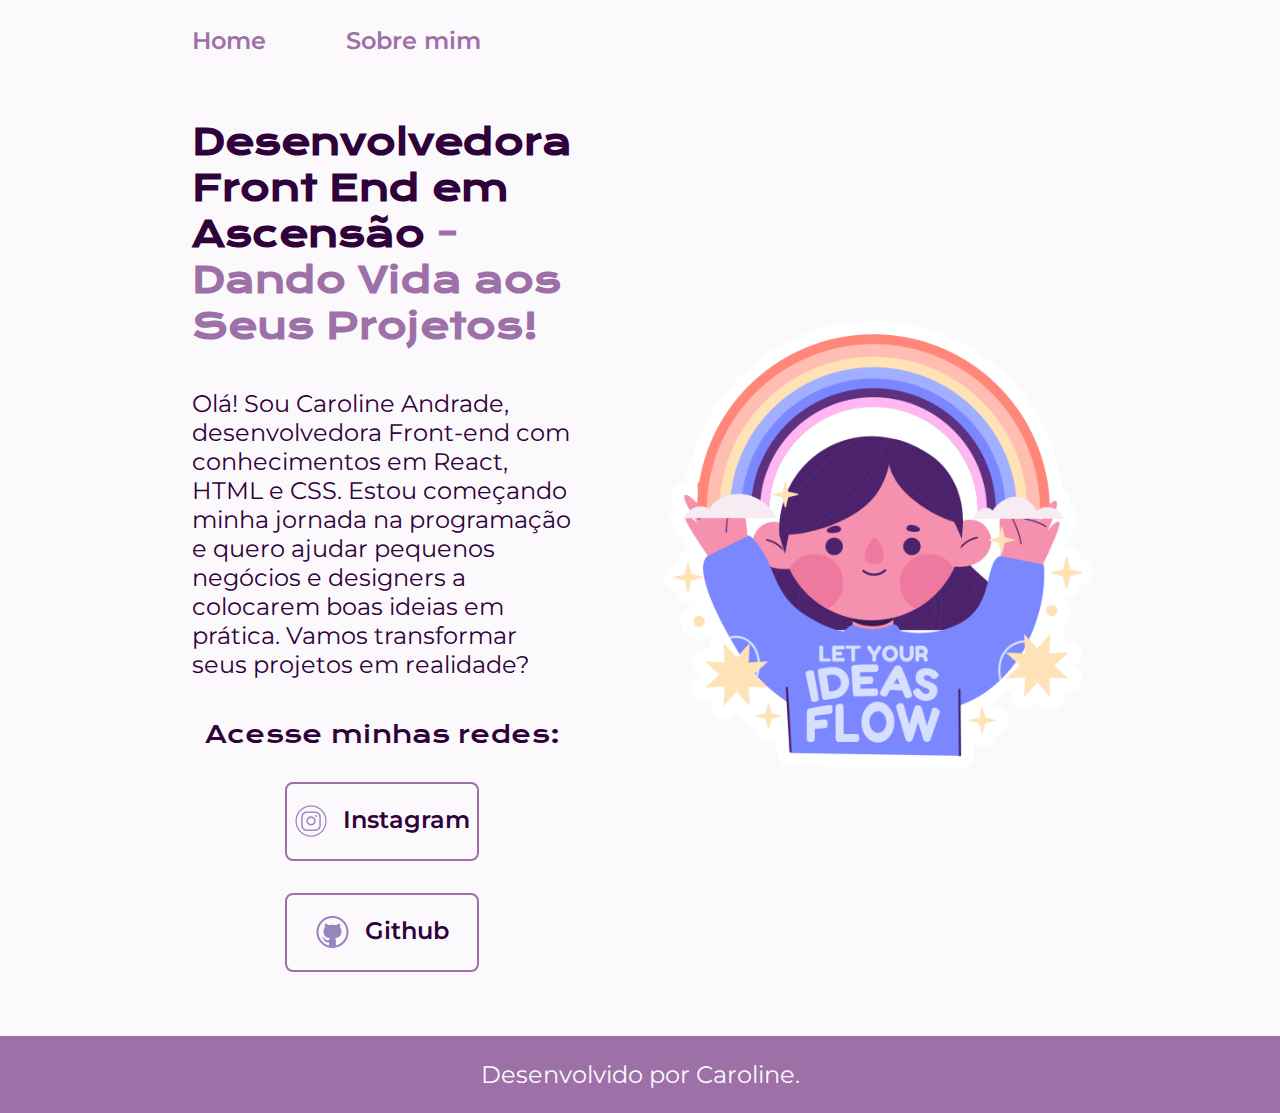
<file: index.html>
<!DOCTYPE html>
<html lang="pt-br">
<head>
    <meta charset="UTF-8">
    <meta http-equiv="X-UA-Compatible" content="IE-edge">
    <meta name="viewport" content="width=device-width, initial-scale=1.0">
    <title>Portifolio</title>
    <link rel="stylesheet" href="styles/style.css">
</head>
<body>
    <header class="cabecalho">
        <nav class="cabecalho_menu">
            <a class="cabecalho_menu_link" href="index.html">Home</a>
            <a class="cabecalho_menu_link" href="about.html">Sobre mim</a>
        </nav>
    </header>
    <main class="apresentacao">
        <section class="apresentacao__conteudo">
            <h1 class="apresentacao__conteudo__titulo">Desenvolvedora Front End em Ascensão<strong class="titulo-destaque"> - Dando Vida aos Seus Projetos!</strong></h1>
            <p class="apresentacao__conteudo__texto__paragrafo">Olá! Sou Caroline Andrade, desenvolvedora Front-end com conhecimentos em React, HTML e CSS. Estou começando minha jornada na programação e quero ajudar pequenos negócios e designers a colocarem boas ideias em prática. Vamos transformar seus projetos em realidade?</p>
            <div class="apresentacao__links">
                <h2 class="apresentacao_links_subtitulo">Acesse minhas redes:</h2>
                <a class="apresentacao__links__navegacao" href="https://instagram.com/caroliesy">
                    <img src="assets/insta logo.png">
                    Instagram
                </a>
                <a class="apresentacao__links__navegacao" href="http://github.com/carolesy">
                    <img src="assets/git logo.png">
                    Github
                </a>   
            </div>
        </section>
        <img class="apresentacao__imagem" src="assets/deixe-suas-ideias-fluirem.png" alt="Imagem do perfil da Caroline">
    </main>
    <footer class="rodape">
        <p>Desenvolvido por Caroline.</p>
    </footer>
</body>
</html>
</file>
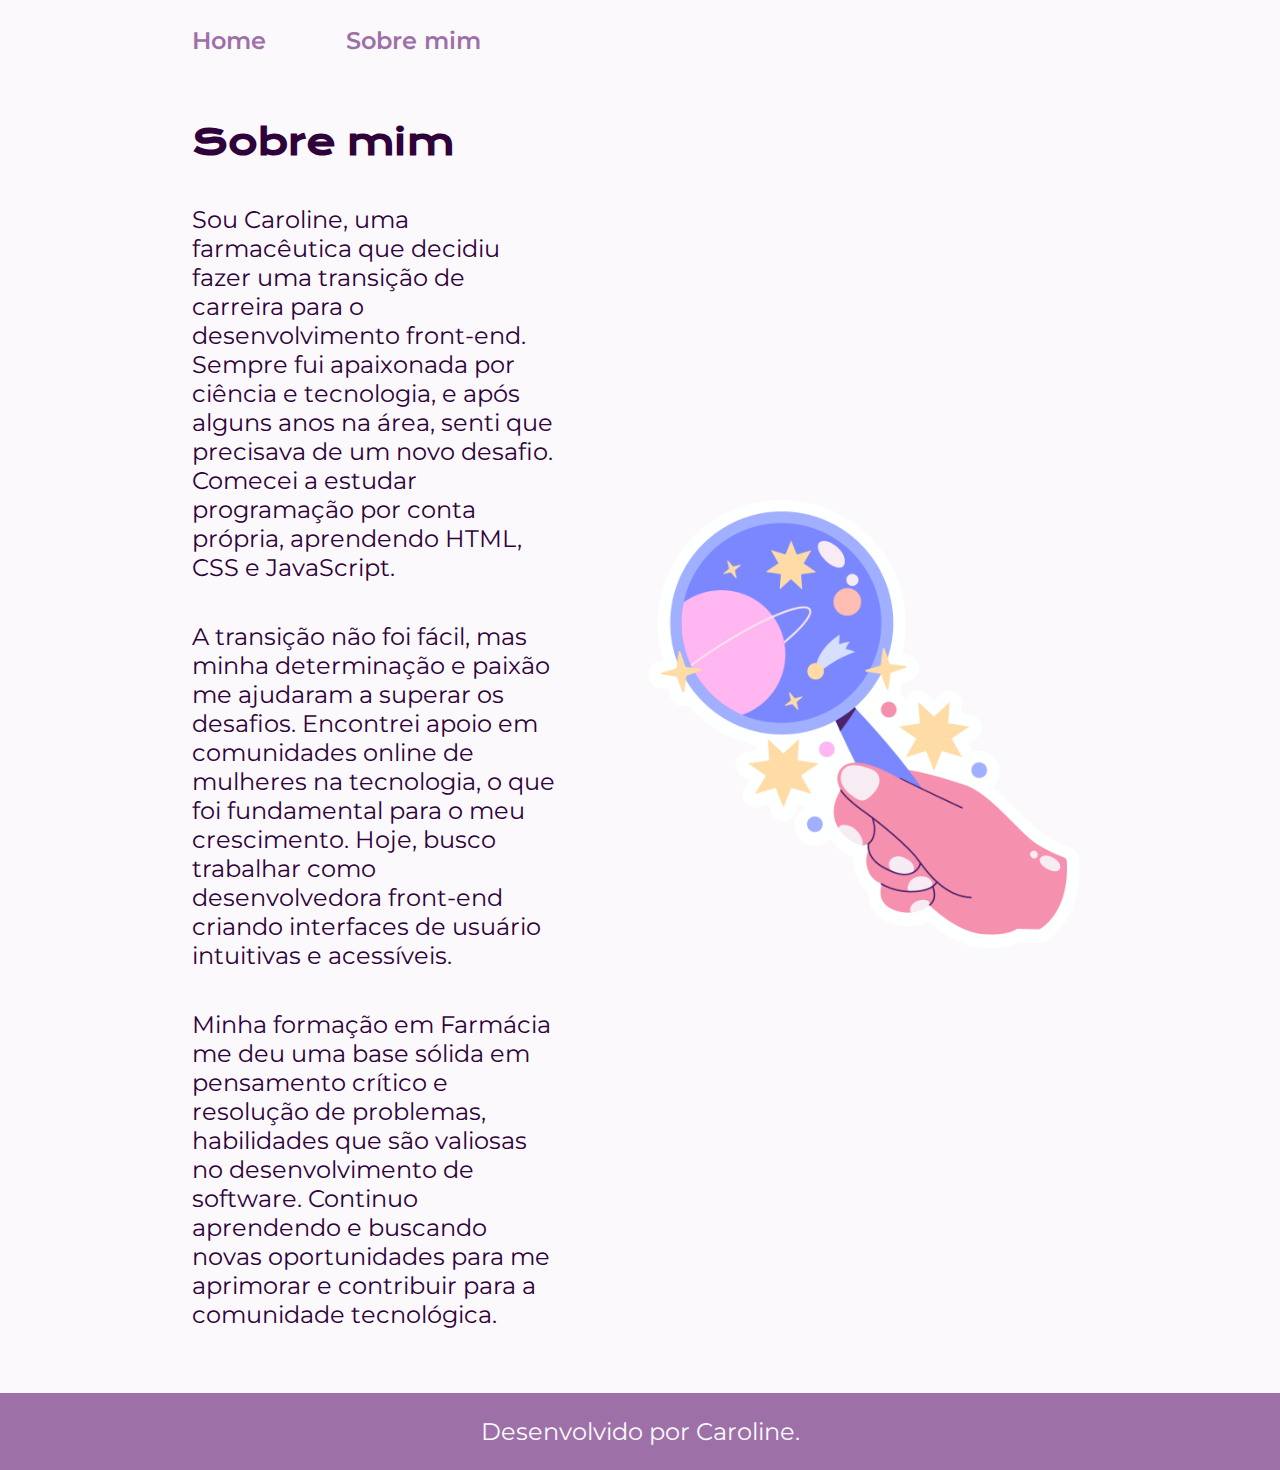
<file: about.html>
<!DOCTYPE html>
<html lang="pt-br">
<head>
    <meta charset="UTF-8">
    <meta name="viewport" content="width=device-width, initial-scale=1.0">
    <title>Sobre mim</title>
    <link rel="stylesheet" href="./styles/style.css">
</head>
<body>
    <header class="cabecalho">
        <nav class="cabecalho_menu">
            <a class="cabecalho_menu_link" href="index.html">Home</a>
            <a class="cabecalho_menu_link" href="about.html">Sobre mim</a>
        </nav>
    </header>
    <main class="apresentacao">
        <section class="apresentacao__conteudo">
            <h1 class="apresentacao__conteudo__titulo"> Sobre mim</h1>
            <p class="apresentacao__conteudo__texto__paragrafo">Sou Caroline, uma farmacêutica que decidiu fazer uma transição de carreira para o desenvolvimento front-end. Sempre fui apaixonada por ciência e tecnologia, e após alguns anos na área, senti que precisava de um novo desafio. Comecei a estudar programação por conta própria, aprendendo HTML, CSS e JavaScript.</p>
            <p class="apresentacao__conteudo__texto__paragrafo"> A transição não foi fácil, mas minha determinação e paixão me ajudaram a superar os desafios. Encontrei apoio em comunidades online de mulheres na tecnologia, o que foi fundamental para o meu crescimento. Hoje, busco trabalhar como desenvolvedora front-end criando interfaces de usuário intuitivas e acessíveis.</p>
            <p class="apresentacao__conteudo__texto__paragrafo">Minha formação em Farmácia me deu uma base sólida em pensamento crítico e resolução de problemas, habilidades que são valiosas no desenvolvimento de software. Continuo aprendendo e buscando novas oportunidades para me aprimorar e contribuir para a comunidade tecnológica.</p>
        </section>
            <img class="figura_sm" src="assets/criatividade.png">
    </main>
    <footer class="rodape">
            <p>Desenvolvido por Caroline.</p>
    </footer>
</body>
</html>
</file>
<file: styles/style.css>
@import url('https://fonts.googleapis.com/css2?family=Krona+One&family=Montserrat:wght@600&display=swap');

:root {
    --cor--primaria: #FCF9FD;
    --cor--secundaria: #2F023A;
    --cor--terciaria: #9D71A8;
    --cor--hover: #2F023A;

    --fonte--primaria: "Krona One", sans-serif;
    --fonte--secundaria: "Montserrat", sans-serif;
}
* {
    margin: 0;
    padding: 0;
}

body {
    /*height: 100vh; */
    box-sizing: border-box;
    background-color:var(--cor--primaria);
    color: var(--cor--secundaria);
}

.cabecalho {
    padding: 2% 0 0 15%;
}

.cabecalho_menu {
    display: flex;
    gap: 80px;
}

.cabecalho_menu_link {
    font-family: var(--fonte--secundaria);
    font-size: 1.5rem;
    font-weight: 600;
    color: var(--cor--terciaria);
    text-decoration: none;
}

.titulo-destaque {
    color:var(--cor--terciaria);
}

span {
    color:var(--cor--terciaria);
}

.apresentacao {
    padding: 5% 15%;
    display: flex;
    align-items: center;
    justify-content: space-between;
    gap: 82px;
}

.apresentacao__conteudo {
    width: 50%;
    display: flex;
    flex-direction: column;
    gap: 40px;
}

.apresentacao__conteudo__titulo {
    font-size: 2.25rem;
    font-family: var(--fonte--primaria);
}

.apresentacao__conteudo__texto__paragrafo {
    font-size: 1.5rem;
    font-family: var(--fonte--secundaria);
}

.apresentacao__links {
    display: flex;
    flex-direction: column;
    justify-content: space-between;
    align-items: center;
    gap: 32px;
}

.apresentacao_links_subtitulo {
    font-family: var(--fonte--primaria);
    font-weight: 400;
    font-size: 1.5rem;
}

.apresentacao__links__navegacao {
    /* background-color: #22D4FD; */
    display: flex;
    justify-content: center;
    gap: 16px;
    border: 2px solid var(--cor--terciaria);
    width: 50%;
    text-align: center;
    border-radius: 8px;
    font-size: 1.5rem;
    font-weight: 600;
    padding: 21.5px 0px;
    text-decoration: none;
    color: var(--cor--secundaria);
    font-family: var(--fonte--secundaria);
}

.apresentacao__links__link:hover {
   background-color: var(--cor--hover);
}

.apresentacao__imagem {
    width: 50%;
}

.figura_sm {
    width: 50%;
}

.rodape {
    padding: 24px;
    color: var(--cor--primaria);
    background-color: var(--cor--terciaria);
    text-align: center;
    font-family: var(--fonte--secundaria);
    font-weight: 400;
    font-size: 1.5rem;
}

@media (max-width: 1200px) {
    
    .cabecalho {
        padding: 10%;
    }

    .cabecalho__menu {
        justify-content: center;
    }

    .apresentacao {
        flex-direction: column-reverse;
        padding: 5%;
    }

    .apresentacao__conteudo {
        width: auto;
    }
}
</file>
